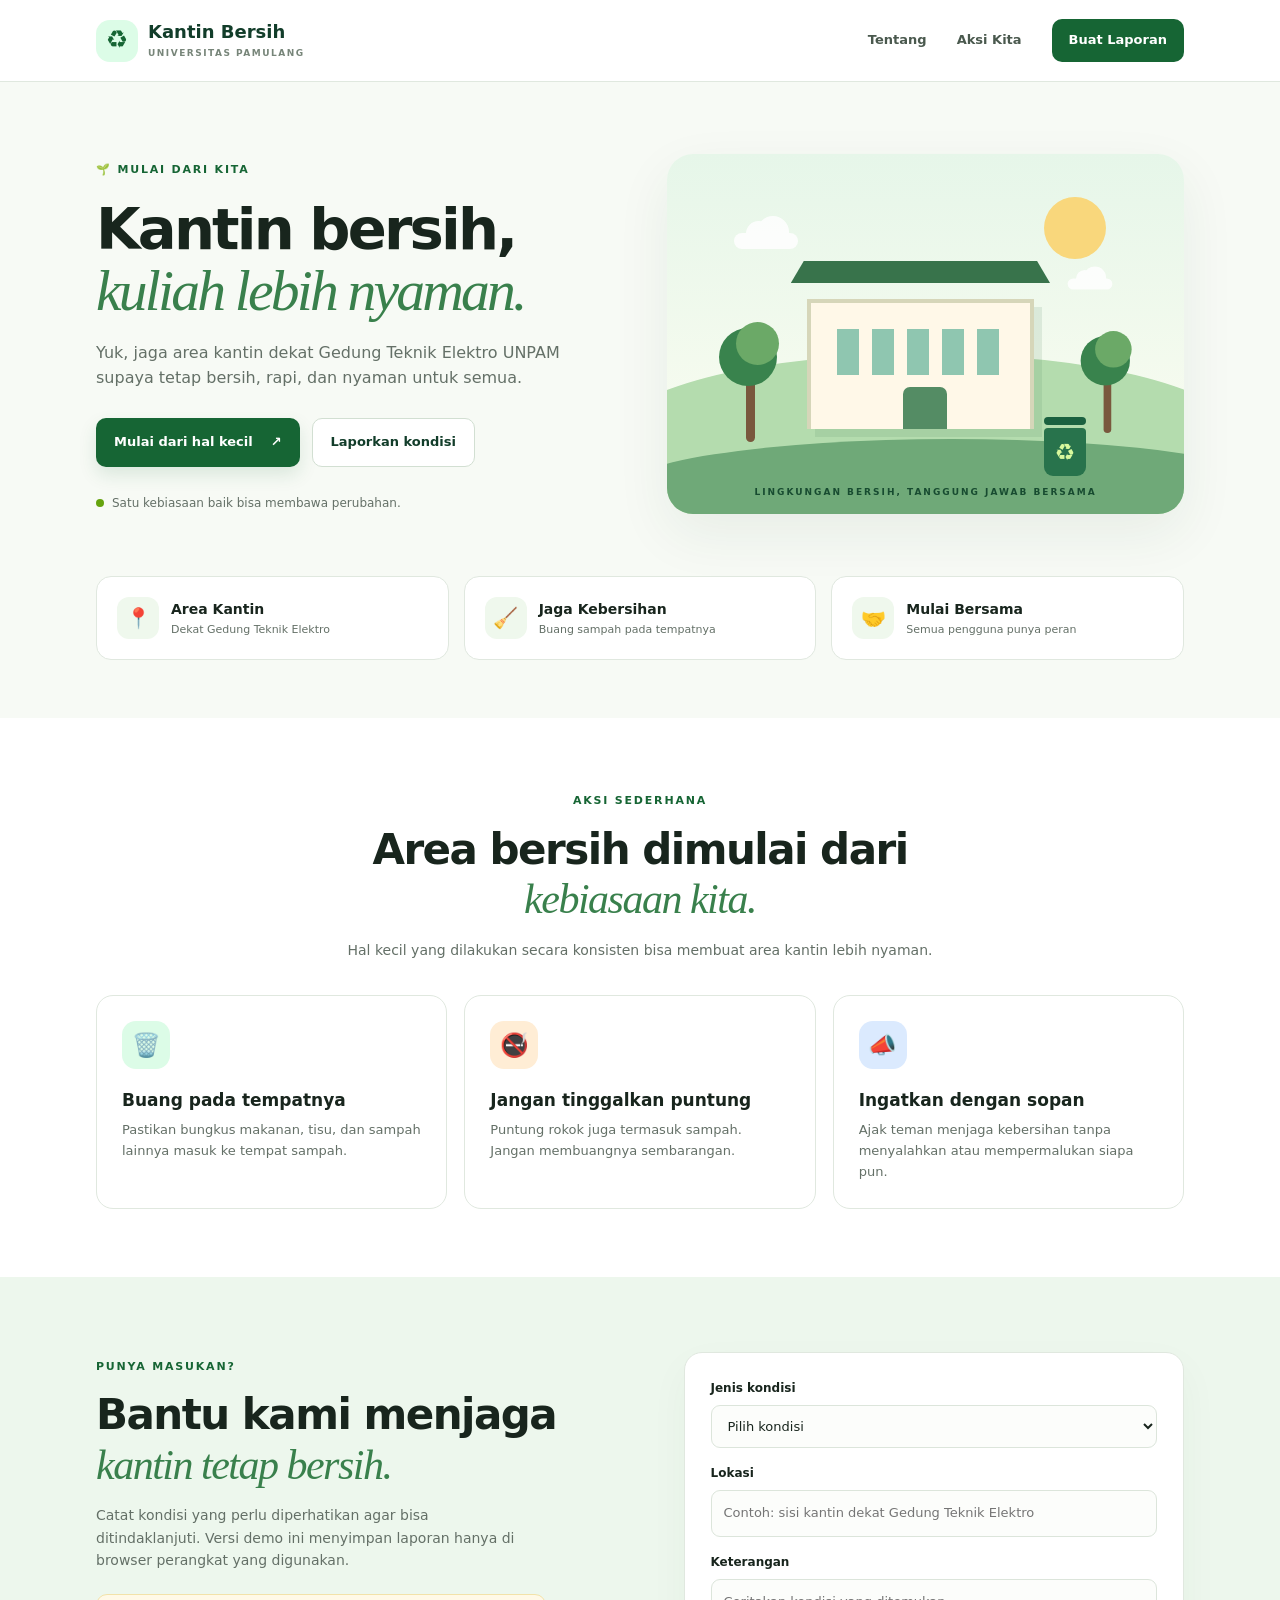
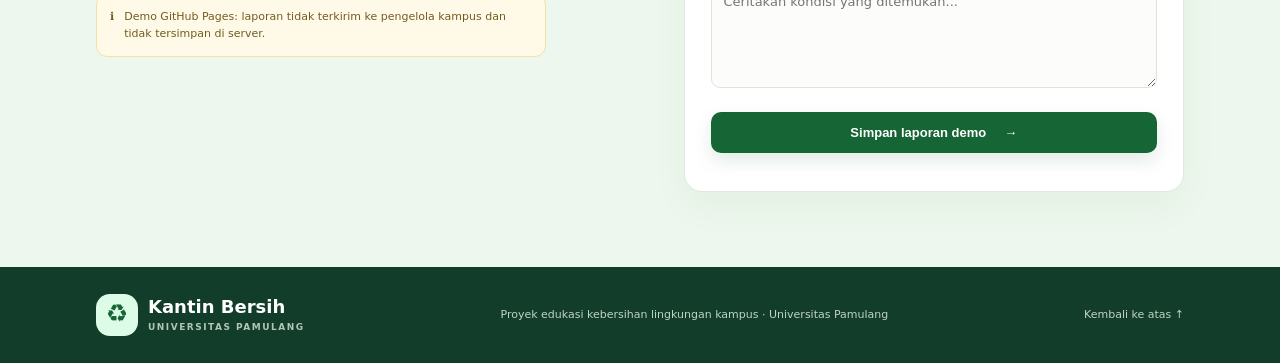
<file: index.html>
<!doctype html>
<html lang="id">
<head>
<meta charset="utf-8">
<meta name="viewport" content="width=device-width, initial-scale=1">
<meta name="theme-color" content="#14532d">
<meta name="description" content="Kantin Bersih UNPAM — ajakan menjaga kebersihan area kantin Gedung Teknik Elektro.">
<title>Kantin Bersih UNPAM</title>
<link rel="stylesheet" href="style.css">
</head>
<body>
<header class="topbar">
  <a class="brand" href="#beranda"><span class="brand-icon">♻</span><span>Kantin Bersih <small>UNIVERSITAS PAMULANG</small></span></a>
  <nav><a href="#tentang">Tentang</a><a href="#langkah">Aksi Kita</a><a class="nav-cta" href="#lapor">Buat Laporan</a></nav>
</header>
<main>
<section class="hero" id="beranda">
  <div class="hero-copy">
    <span class="eyebrow">🌱 MULAI DARI KITA</span>
    <h1>Kantin bersih,<br><em>kuliah lebih nyaman.</em></h1>
    <p>Yuk, jaga area kantin dekat Gedung Teknik Elektro UNPAM supaya tetap bersih, rapi, dan nyaman untuk semua.</p>
    <div class="hero-actions"><a class="button primary" href="#langkah">Mulai dari hal kecil <span>↗</span></a><a class="button secondary" href="#lapor">Laporkan kondisi</a></div>
    <div class="hero-note"><span class="dot"></span> Satu kebiasaan baik bisa membawa perubahan.</div>
  </div>
  <div class="hero-art" aria-label="Ilustrasi lingkungan kampus yang bersih">
    <div class="sun"></div><div class="cloud cloud1"></div><div class="cloud cloud2"></div>
    <div class="hill hill-back"></div><div class="hill hill-front"></div>
    <div class="campus"><div class="roof"></div><div class="building"><div class="windows"></div><div class="door"></div></div></div>
    <div class="tree tree1"><i></i><b></b></div><div class="tree tree2"><i></i><b></b></div>
    <div class="bin"><div class="bin-lid"></div><div class="bin-body">♻</div></div>
    <div class="art-label">LINGKUNGAN BERSIH, TANGGUNG JAWAB BERSAMA</div>
  </div>
</section>
<section class="stats" id="tentang">
  <div><span class="stat-icon">📍</span><strong>Area Kantin</strong><small>Dekat Gedung Teknik Elektro</small></div>
  <div><span class="stat-icon">🧹</span><strong>Jaga Kebersihan</strong><small>Buang sampah pada tempatnya</small></div>
  <div><span class="stat-icon">🤝</span><strong>Mulai Bersama</strong><small>Semua pengguna punya peran</small></div>
</section>
<section class="section" id="langkah">
  <div class="section-heading"><span class="eyebrow">AKSI SEDERHANA</span><h2>Area bersih dimulai dari <em>kebiasaan kita.</em></h2><p>Hal kecil yang dilakukan secara konsisten bisa membuat area kantin lebih nyaman.</p></div>
  <div class="cards">
    <article class="card"><div class="card-icon green">🗑️</div><h3>Buang pada tempatnya</h3><p>Pastikan bungkus makanan, tisu, dan sampah lainnya masuk ke tempat sampah.</p></article>
    <article class="card"><div class="card-icon orange">🚭</div><h3>Jangan tinggalkan puntung</h3><p>Puntung rokok juga termasuk sampah. Jangan membuangnya sembarangan.</p></article>
    <article class="card"><div class="card-icon blue">📣</div><h3>Ingatkan dengan sopan</h3><p>Ajak teman menjaga kebersihan tanpa menyalahkan atau mempermalukan siapa pun.</p></article>
  </div>
</section>
<section class="report-section" id="lapor">
  <div class="report-copy"><span class="eyebrow">PUNYA MASUKAN?</span><h2>Bantu kami menjaga<br><em>kantin tetap bersih.</em></h2><p>Catat kondisi yang perlu diperhatikan agar bisa ditindaklanjuti. Versi demo ini menyimpan laporan hanya di browser perangkat yang digunakan.</p><div class="notice">ℹ️ <span>Demo GitHub Pages: laporan tidak terkirim ke pengelola kampus dan tidak tersimpan di server.</span></div></div>
  <form id="reportForm" class="report-form">
    <label for="category">Jenis kondisi</label><select id="category" required><option value="">Pilih kondisi</option><option>Sampah berserakan</option><option>Puntung rokok</option><option>Tempat sampah penuh</option><option>Lainnya</option></select>
    <label for="location">Lokasi</label><input id="location" required maxlength="120" placeholder="Contoh: sisi kantin dekat Gedung Teknik Elektro">
    <label for="description">Keterangan</label><textarea id="description" required maxlength="700" rows="4" placeholder="Ceritakan kondisi yang ditemukan..."></textarea>
    <button class="button primary submit" type="submit">Simpan laporan demo <span>→</span></button>
    <p class="form-message" id="formMessage" role="status"></p>
  </form>
</section>
<section class="saved" id="savedSection" hidden><div class="saved-head"><h2>Laporan demo di perangkat ini</h2><button id="clearReports" class="text-button" type="button">Hapus semua</button></div><div id="reportList"></div></section>
</main>
<footer><a class="brand footer-brand" href="#beranda"><span class="brand-icon">♻</span><span>Kantin Bersih <small>UNIVERSITAS PAMULANG</small></span></a><p>Proyek edukasi kebersihan lingkungan kampus · Universitas Pamulang</p><a href="#beranda" class="backtop">Kembali ke atas ↑</a></footer>
<script src="script.js"></script>
</body></html>
</file>
<file: style.css>
:root{--green:#166534;--deep:#123d2a;--lime:#d9f99d;--paper:#f7faf5;--ink:#18251d;--muted:#647067;--line:#e0e8df}*{box-sizing:border-box}html{scroll-behavior:smooth}body{margin:0;background:var(--paper);color:var(--ink);font-family:Inter,ui-sans-serif,system-ui,-apple-system,"Segoe UI",sans-serif;line-height:1.6}.topbar{height:82px;padding:0 7.5%;display:flex;align-items:center;justify-content:space-between;background:#fff;border-bottom:1px solid var(--line)}.brand{display:flex;align-items:center;gap:10px;color:var(--deep);text-decoration:none;font-weight:800;font-size:18px;line-height:1.15}.brand small{display:block;font-size:9px;letter-spacing:1.5px;font-weight:700;color:#778579;margin-top:5px}.brand-icon{display:grid;place-items:center;width:42px;height:42px;border-radius:14px;background:#dcfce7;font-size:25px;color:var(--green)}nav{display:flex;align-items:center;gap:30px}nav a{font-size:13px;font-weight:650;color:#4a594e;text-decoration:none}nav .nav-cta{background:var(--green);color:#fff;border-radius:10px;padding:11px 17px}.hero{padding:72px 7.5% 62px;display:grid;grid-template-columns:1fr 1fr;gap:5%;align-items:center;overflow:hidden}.eyebrow{display:inline-block;color:var(--green);font-weight:800;font-size:11px;letter-spacing:1.8px}.hero h1{font-size:clamp(38px,4.5vw,62px);letter-spacing:-2.8px;line-height:1.07;margin:18px 0}.hero h1 em,.section-heading h2 em,.report-copy h2 em{font-family:Georgia,serif;font-weight:500;color:#39804c}.hero-copy>p{max-width:490px;color:var(--muted);font-size:16px}.hero-actions{display:flex;gap:12px;flex-wrap:wrap;margin:27px 0}.button{border:0;display:inline-flex;justify-content:center;align-items:center;gap:18px;text-decoration:none;padding:13px 18px;border-radius:10px;font-weight:750;font-size:13px;cursor:pointer}.primary{background:var(--green);color:white;box-shadow:0 8px 18px #16653420}.primary:hover{background:#14532d}.secondary{color:var(--deep);border:1px solid #d2dfd2;background:white}.hero-note{font-size:12px;color:#647067;display:flex;align-items:center;gap:8px}.dot{width:8px;height:8px;background:#65a30d;border-radius:50%}.hero-art{height:360px;position:relative;overflow:hidden;border-radius:26px;background:linear-gradient(#e6f6e9 0%,#f6fbef 70%);box-shadow:0 20px 55px #234d2a12}.sun{position:absolute;right:15%;top:12%;width:62px;height:62px;border-radius:50%;background:#f9d77c}.cloud{position:absolute;height:16px;width:64px;background:#fff;border-radius:30px;opacity:.85}.cloud:before,.cloud:after{content:"";position:absolute;background:#fff;border-radius:50%}.cloud:before{width:25px;height:25px;left:12px;top:-12px}.cloud:after{width:32px;height:32px;right:9px;top:-17px}.cloud1{left:13%;top:22%}.cloud2{right:12%;top:34%;transform:scale(.7)}.hill{position:absolute;bottom:0;border-radius:50% 50% 0 0}.hill-back{height:160px;width:120%;left:-10%;background:#b4dcae}.hill-front{height:105px;width:130%;left:-10%;bottom:-30px;background:#6fa978}.campus{position:absolute;left:27%;bottom:85px;width:44%;height:150px}.building{height:130px;background:#fff8e8;border:4px solid #d6d6b9;border-bottom:0;position:absolute;bottom:0;width:100%;box-shadow:8px 8px 0 #4c805b22}.roof{position:absolute;top:-18px;left:-7%;width:114%;height:22px;background:#38734b;clip-path:polygon(5% 0,95% 0,100% 100%,0 100%)}.windows{position:absolute;left:10%;right:10%;top:22px;height:54px;background:repeating-linear-gradient(90deg,#8fc6b0 0 22px,#fff8e8 22px 35px);border:4px solid #fff8e8}.door{position:absolute;bottom:0;left:42%;height:42px;width:20%;background:#548c64;border-radius:7px 7px 0 0}.tree{position:absolute;bottom:72px;width:62px;height:120px}.tree:before{content:"";position:absolute;bottom:0;left:27px;height:65px;width:9px;background:#79583d;border-radius:6px}.tree i,.tree b{position:absolute;display:block;background:#39834d;border-radius:50%;width:58px;height:58px;top:6px;left:0}.tree b{width:43px;height:43px;top:0;left:17px;background:#6ba967}.tree1{left:10%}.tree2{right:9%;transform:scale(.85)}.bin{position:absolute;right:19%;bottom:38px;width:42px}.bin-lid{height:8px;background:#1b6140;border-radius:4px;margin-bottom:3px}.bin-body{height:48px;background:#28734c;color:#d9f99d;display:grid;place-items:center;border-radius:4px 4px 9px 9px;font-size:23px}.art-label{position:absolute;bottom:15px;left:0;right:0;text-align:center;color:#174b30;font-size:9px;font-weight:900;letter-spacing:2px}.stats{display:grid;grid-template-columns:repeat(3,1fr);gap:15px;padding:0 7.5% 58px}.stats>div{background:#fff;border:1px solid var(--line);border-radius:15px;padding:20px;display:grid;grid-template-columns:42px 1fr;column-gap:12px;align-items:center}.stat-icon{grid-row:span 2;width:42px;height:42px;background:#eff8ed;border-radius:12px;display:grid;place-items:center;font-size:20px}.stats strong{font-size:14px}.stats small{color:var(--muted);font-size:11px}.section{padding:68px 7.5%;background:#fff}.section-heading{text-align:center;max-width:620px;margin:0 auto 34px}.section-heading h2,.report-copy h2{font-size:clamp(28px,3.5vw,42px);letter-spacing:-1.5px;line-height:1.18;margin:13px 0}.section-heading p{color:var(--muted);font-size:14px}.cards{display:grid;grid-template-columns:repeat(3,1fr);gap:17px}.card{padding:25px;border:1px solid var(--line);border-radius:17px;background:#fff}.card-icon{width:48px;height:48px;border-radius:14px;display:grid;place-items:center;font-size:23px}.green{background:#dcfce7}.orange{background:#ffedd5}.blue{background:#dbeafe}.card h3{font-size:17px;margin:18px 0 6px}.card p{font-size:13px;color:var(--muted);margin:0}.report-section{padding:75px 7.5%;display:grid;grid-template-columns:1fr 1fr;gap:8%;background:#edf7ed}.report-copy>p{color:var(--muted);font-size:14px;max-width:430px}.notice{display:flex;gap:10px;align-items:flex-start;background:#fff9e7;border:1px solid #f2e2a9;color:#725d21;padding:13px;border-radius:11px;font-size:11px;max-width:450px;margin-top:22px}.report-form{background:#fff;padding:26px;border:1px solid var(--line);border-radius:18px;box-shadow:0 15px 40px #1c51200a}.report-form label{display:block;font-size:12px;font-weight:750;margin:0 0 7px}.report-form input,.report-form select,.report-form textarea{width:100%;border:1px solid #dce5db;border-radius:9px;padding:12px;font:inherit;font-size:13px;margin-bottom:16px;background:#fcfdfb;color:var(--ink)}.report-form input:focus,.report-form select:focus,.report-form textarea:focus{outline:2px solid #bbf7d0;border-color:#4d9a62}.submit{width:100%}.form-message{font-size:12px;color:var(--green);margin-bottom:0}.saved{padding:45px 7.5%;background:#fff}.saved-head{display:flex;align-items:center;justify-content:space-between}.saved h2{font-size:22px}.text-button{border:0;background:transparent;color:#9f3030;cursor:pointer;font-weight:700}.report-item{border:1px solid var(--line);border-radius:12px;padding:15px;margin:10px 0}.report-item strong{display:block}.report-item small{color:var(--muted)}footer{padding:27px 7.5%;background:#123d2a;color:#dbe9dc;display:flex;align-items:center;justify-content:space-between;gap:20px;flex-wrap:wrap}.footer-brand{color:white}.footer-brand small{color:#afc7b4}footer p,footer .backtop{font-size:11px;color:#c0d4c3}footer .backtop{text-decoration:none}@media(max-width:760px){.topbar{height:auto;min-height:72px;padding:14px 5%;gap:14px}nav{gap:12px}nav a:not(.nav-cta){display:none}.hero{padding:48px 5% 35px;grid-template-columns:1fr;gap:30px}.hero h1{font-size:46px}.hero-art{height:300px}.stats{padding:0 5% 40px;grid-template-columns:1fr;gap:10px}.stats>div{padding:13px 16px}.section{padding:50px 5%}.cards{grid-template-columns:1fr}.report-section{padding:50px 5%;grid-template-columns:1fr;gap:25px}.report-form{padding:20px}footer{padding:25px 5%;display:grid;gap:14px}.saved{padding:35px 5%}}
</file>
